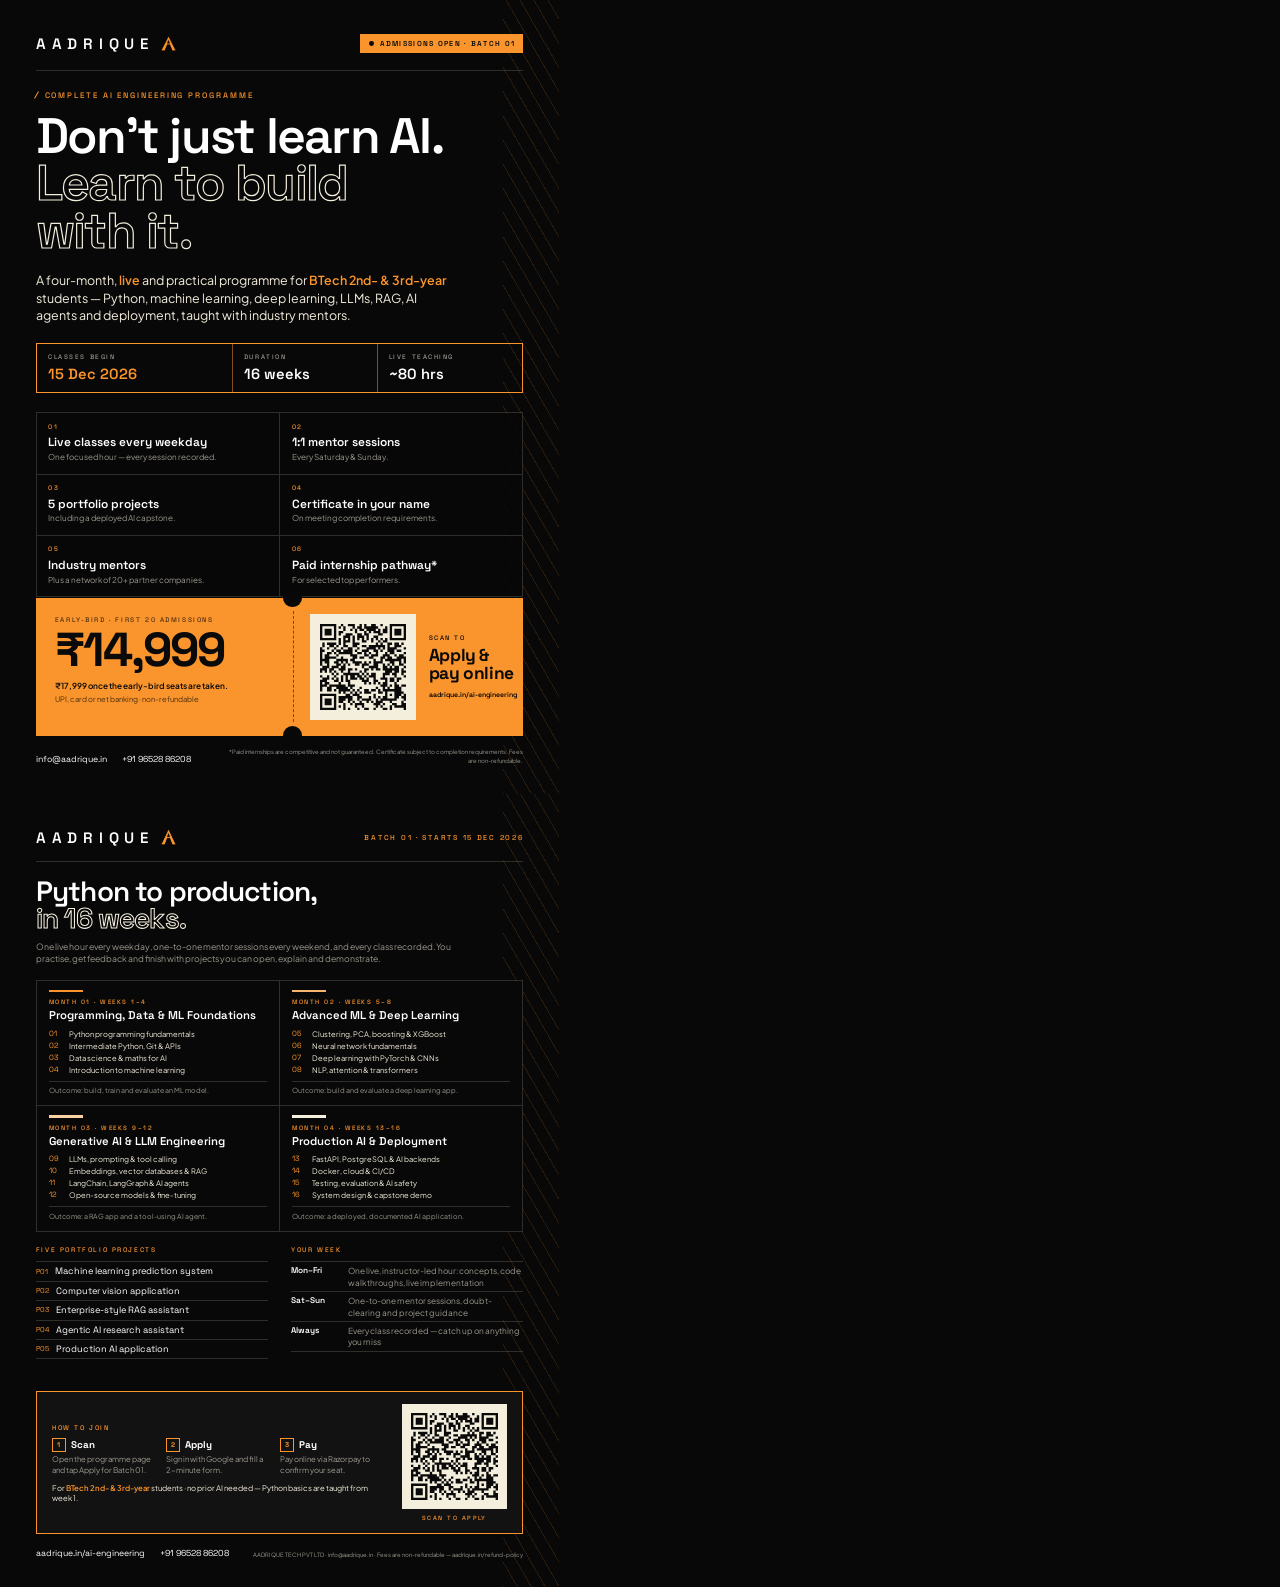
<file: marketing/batch-01/flyer.html>
<!doctype html>
<html lang="en">
<head>
<meta charset="utf-8" />
<title>AADRIQUE — Complete AI Engineering Programme — Flyer (A5, double-sided)</title>
<link rel="stylesheet" href="brand.css" />
<style>
  @page { size: 148mm 210mm; margin: 0; }
  .page {
    position: relative; width: 148mm; height: 210mm; overflow: hidden;
    background: var(--bg); padding: 9mm 9.5mm 7.5mm;
    display: flex; flex-direction: column;
    page-break-after: always; break-after: page;
  }
  .hatch-band { position: absolute; right: 0; top: 0; width: 15mm; height: 100%; opacity: 0.3; --hatch: rgba(250, 148, 44, 0.45); }

  .top { position: relative; display: flex; justify-content: space-between; align-items: center; }
  .top .wordmark { font-size: 4mm; }
  .top .pill { font-size: 1.9mm; padding: 1.3mm 2.2mm; letter-spacing: 0.18em; }
  .rule { position: relative; height: 0.2mm; background: var(--cream-faint); margin: 4.5mm 0 5mm; }

  /* ── Front ── */
  .kicker { position: relative; font-size: 2.1mm; color: var(--orange); display: flex; gap: 2mm; align-items: center; }
  h1 { position: relative; margin-top: 3.5mm; font-family: "Space Grotesk"; font-weight: 600; font-size: 13.2mm; line-height: 0.95; letter-spacing: -0.035em; color: #fff; }
  h1 .outline { --stroke: 0.32mm; }
  .sub { position: relative; margin-top: 4.5mm; font-size: 3.3mm; line-height: 1.4; max-width: 112mm; }
  .sub b { color: var(--orange); font-weight: 600; }

  .facts { position: relative; margin-top: 5mm; display: grid; grid-template-columns: 1.35fr 1fr 1fr; border: 0.25mm solid var(--orange); }
  .facts > div { padding: 2.4mm 3mm; border-right: 0.25mm solid rgba(250, 148, 44, 0.5); }
  .facts > div:last-child { border-right: 0; }
  .facts .k { font-size: 1.7mm; color: var(--cream-dim); }
  .facts .v { margin-top: 0.8mm; font-family: "Space Grotesk"; font-weight: 600; font-size: 3.9mm; color: #fff; }
  .facts .v.o { color: var(--orange); }

  .feat { position: relative; margin-top: 5mm; display: grid; grid-template-columns: 1fr 1fr; border-top: 0.2mm solid var(--cream-faint); border-left: 0.2mm solid var(--cream-faint); }
  .feat > div { padding: 2.5mm 3mm 2.7mm; border-right: 0.2mm solid var(--cream-faint); border-bottom: 0.2mm solid var(--cream-faint); background: rgba(8, 8, 8, 0.86); }
  .feat .n { font-size: 1.7mm; color: var(--orange); }
  .feat .h { margin-top: 1.2mm; font-family: "Space Grotesk"; font-weight: 600; font-size: 3.15mm; line-height: 1.15; color: #fff; }
  .feat .d { margin-top: 0.8mm; font-size: 2.15mm; line-height: 1.4; color: var(--cream-dim); }

  .ticket { position: relative; margin-top: auto; display: grid; grid-template-columns: 1fr 0 61mm; background: var(--orange); color: var(--ink); }
  .ticket .notch { position: absolute; width: 5mm; height: 5mm; border-radius: 50%; background: var(--bg); left: calc(100% - 61mm - 2.5mm); }
  .ticket .notch.a { top: -2.5mm; } .ticket .notch.b { bottom: -2.5mm; }
  .ticket .perf { border-left: 0.35mm dashed rgba(10, 10, 10, 0.55); margin: 3.5mm 0; }
  .fee { padding: 4.6mm 5mm; display: flex; flex-direction: column; }
  .fee .k { font-size: 1.75mm; color: rgba(10, 10, 10, 0.7); }
  .fee .price { margin-top: 1.2mm; font-family: "Space Grotesk"; font-weight: 700; font-size: 12.6mm; line-height: 0.9; letter-spacing: -0.04em; }
  .fee .note { margin-top: 2.2mm; font-size: 2.2mm; font-weight: 600; line-height: 1.35; }
  .fee .reg { margin-top: 0.8mm; font-size: 2mm; line-height: 1.35; color: rgba(10, 10, 10, 0.72); }
  .scan { padding: 4.2mm 4.5mm; display: flex; gap: 3.4mm; align-items: center; }
  /* padding ≥ 4 QR modules (quiet zone) */
  .scan .qr-card { width: 28mm; height: 28mm; padding: 2.6mm; flex: none; }
  .scan .k { font-size: 1.7mm; }
  .scan .h { margin-top: 1.2mm; font-family: "Space Grotesk"; font-weight: 700; font-size: 4.6mm; line-height: 1.02; letter-spacing: -0.02em; }
  .scan .url { margin-top: 2mm; font-family: "Space Grotesk"; font-weight: 600; font-size: 1.85mm; white-space: nowrap; }

  .foot { position: relative; margin-top: 3.4mm; display: flex; justify-content: space-between; align-items: flex-end; gap: 6mm; }
  .foot .contact { font-family: "Space Grotesk"; font-size: 2.3mm; color: #fff; display: flex; gap: 4mm; white-space: nowrap; }
  .foot .fine { font-size: 1.55mm; line-height: 1.45; color: var(--cream-dim); text-align: right; max-width: 78mm; }

  /* ── Back ── */
  .back .rule { margin: 3.8mm 0 4.2mm; }
  .back h2 { position: relative; font-family: "Space Grotesk"; font-weight: 600; font-size: 7.4mm; line-height: 0.98; letter-spacing: -0.03em; color: #fff; }
  .back h2 .outline { --stroke: 0.28mm; }
  .back .lead { position: relative; margin-top: 2.2mm; font-size: 2.3mm; line-height: 1.45; color: var(--cream-dim); max-width: 118mm; }

  .months { position: relative; margin-top: 3.6mm; display: grid; grid-template-columns: 1fr 1fr; gap: 0; border-top: 0.2mm solid var(--cream-faint); border-left: 0.2mm solid var(--cream-faint); }
  .month { padding: 2.4mm 3.2mm 2.5mm; border-right: 0.2mm solid var(--cream-faint); border-bottom: 0.2mm solid var(--cream-faint); background: rgba(8, 8, 8, 0.88); }
  .month .bar { height: 0.7mm; width: 9mm; background: var(--orange); margin-bottom: 1.6mm; }
  .month:nth-child(2) .bar { background: #f6b46c; } .month:nth-child(3) .bar { background: #fbd2a5; } .month:nth-child(4) .bar { background: var(--cream); }
  .month .n { font-size: 1.65mm; color: var(--orange); }
  .month .t { margin-top: 0.8mm; font-family: "Space Grotesk"; font-weight: 600; font-size: 3mm; line-height: 1.15; color: #fff; }
  .month ol { margin-top: 1.4mm; list-style: none; }
  .month li { display: flex; gap: 1.6mm; font-size: 2mm; line-height: 1.35; color: var(--cream); padding: 0.25mm 0; }
  .month li span { font-family: "Space Grotesk"; color: var(--orange); min-width: 3.6mm; }
  .month .out { margin-top: 1.2mm; padding-top: 1.2mm; border-top: 0.2mm solid var(--cream-faint); font-size: 1.85mm; line-height: 1.4; color: var(--cream-dim); }

  .row2 { position: relative; margin-top: 3.6mm; display: grid; grid-template-columns: 1fr 1fr; gap: 6mm; }
  .sec-label { font-size: 1.75mm; color: var(--orange); }
  .projects { margin-top: 1.8mm; list-style: none; border-top: 0.2mm solid var(--cream-faint); }
  .projects li { display: flex; gap: 2mm; padding: 0.85mm 0; border-bottom: 0.2mm solid var(--cream-faint); font-family: "Space Grotesk"; font-size: 2.45mm; color: #fff; }
  .projects li span { color: var(--orange); font-size: 1.9mm; padding-top: 0.3mm; }
  .rhythm { margin-top: 1.8mm; border-top: 0.2mm solid var(--cream-faint); }
  .rhythm div { display: grid; grid-template-columns: 13mm 1fr; gap: 2mm; padding: 0.85mm 0; border-bottom: 0.2mm solid var(--cream-faint); font-size: 2.2mm; line-height: 1.35; }
  .rhythm b { font-family: "Space Grotesk"; font-weight: 600; color: #fff; }
  .rhythm span { color: var(--cream-dim); }

  .join { position: relative; margin-top: auto; display: grid; grid-template-columns: 1fr 28mm; gap: 5mm; align-items: center; background: #121212; border: 0.25mm solid var(--orange); padding: 3mm 4mm; }
  .steps { display: grid; grid-template-columns: repeat(3, 1fr); gap: 3mm; margin-top: 1.8mm; }
  .steps div { font-size: 2.05mm; line-height: 1.4; color: var(--cream-dim); }
  .steps b { display: flex; align-items: center; gap: 1.4mm; font-family: "Space Grotesk"; font-size: 2.6mm; color: #fff; margin-bottom: 0.6mm; }
  .steps b i { font-style: normal; display: inline-grid; place-items: center; width: 3.6mm; height: 3.6mm; border: 0.2mm solid var(--orange); color: var(--orange); font-size: 1.8mm; }
  .join .who { margin-top: 1.8mm; font-size: 2.05mm; color: var(--cream); }
  .join .who b { color: var(--orange); font-weight: 600; }
  .join .qr-card { width: 28mm; height: 28mm; padding: 2.6mm; }
  .join .qr-cap { margin-top: 1.2mm; font-size: 1.6mm; text-align: center; color: var(--orange); }
</style>
</head>
<body>

<!-- ═════════════ FRONT ═════════════ -->
<div class="page">
  <div class="hatch hatch-band"></div>
  <div class="top">
    <div class="wordmark">AADRIQUE <img src="monogram.webp" alt="" /></div>
    <div class="pill"><span class="dot"></span>Admissions open · Batch 01</div>
  </div>
  <div class="rule"></div>

  <div class="kicker label"><span class="tick"></span>Complete AI Engineering Programme</div>
  <h1>Don't just learn AI.<br/><span class="outline">Learn to build</span><br/><span class="outline">with it.</span></h1>
  <p class="sub">A four-month, <b>live</b> and practical programme for <b>BTech 2nd- &amp; 3rd-year</b> students — Python, machine learning, deep learning, LLMs, RAG, AI agents and deployment, taught with industry mentors.</p>

  <div class="facts">
    <div><p class="k label">Classes begin</p><p class="v o">15 Dec 2026</p></div>
    <div><p class="k label">Duration</p><p class="v">16 weeks</p></div>
    <div><p class="k label">Live teaching</p><p class="v">~80 hrs</p></div>
  </div>

  <div class="feat">
    <div><p class="n label">01</p><p class="h">Live classes every weekday</p><p class="d">One focused hour — every session recorded.</p></div>
    <div><p class="n label">02</p><p class="h">1:1 mentor sessions</p><p class="d">Every Saturday &amp; Sunday.</p></div>
    <div><p class="n label">03</p><p class="h">5 portfolio projects</p><p class="d">Including a deployed AI capstone.</p></div>
    <div><p class="n label">04</p><p class="h">Certificate in your name</p><p class="d">On meeting completion requirements.</p></div>
    <div><p class="n label">05</p><p class="h">Industry mentors</p><p class="d">Plus a network of 20+ partner companies.</p></div>
    <div><p class="n label">06</p><p class="h">Paid internship pathway*</p><p class="d">For selected top performers.</p></div>
  </div>

  <div class="ticket">
    <span class="notch a"></span><span class="notch b"></span>
    <div class="fee">
      <p class="k label">Early-bird · first 20 admissions</p>
      <p class="price">₹14,999</p>
      <p class="note">₹17,999 once the early-bird seats are taken.</p>
      <p class="reg">UPI, card or net banking · non-refundable</p>
    </div>
    <div class="perf"></div>
    <div class="scan">
      <div class="qr-card"><img src="qr-flyer.svg" alt="QR code to aadrique.in/ai-engineering" style="width:100%;height:100%;display:block" /></div>
      <div>
        <p class="k label">Scan to</p>
        <p class="h">Apply &amp; pay online</p>
        <p class="url">aadrique.in/ai-engineering</p>
      </div>
    </div>
  </div>

  <div class="foot">
    <div class="contact"><span>info@aadrique.in</span><span>+91 96528 86208</span></div>
    <p class="fine">*Paid internships are competitive and not guaranteed. Certificate subject to completion requirements. Fees are non-refundable.</p>
  </div>
</div>

<!-- ═════════════ BACK ═════════════ -->
<div class="page back">
  <div class="hatch hatch-band"></div>
  <div class="top">
    <div class="wordmark">AADRIQUE <img src="monogram.webp" alt="" /></div>
    <div class="label" style="font-size:1.9mm;color:var(--orange)">Batch 01 · starts 15 Dec 2026</div>
  </div>
  <div class="rule"></div>

  <h2>Python to production,<br/><span class="outline">in 16 weeks.</span></h2>
  <p class="lead">One live hour every weekday, one-to-one mentor sessions every weekend, and every class recorded. You practise, get feedback and finish with projects you can open, explain and demonstrate.</p>

  <div class="months">
    <div class="month">
      <div class="bar"></div><p class="n label">Month 01 · Weeks 1–4</p>
      <p class="t">Programming, Data &amp; ML Foundations</p>
      <ol>
        <li><span>01</span>Python programming fundamentals</li>
        <li><span>02</span>Intermediate Python, Git &amp; APIs</li>
        <li><span>03</span>Data science &amp; maths for AI</li>
        <li><span>04</span>Introduction to machine learning</li>
      </ol>
      <p class="out">Outcome: build, train and evaluate an ML model.</p>
    </div>
    <div class="month">
      <div class="bar"></div><p class="n label">Month 02 · Weeks 5–8</p>
      <p class="t">Advanced ML &amp; Deep Learning</p>
      <ol>
        <li><span>05</span>Clustering, PCA, boosting &amp; XGBoost</li>
        <li><span>06</span>Neural network fundamentals</li>
        <li><span>07</span>Deep learning with PyTorch &amp; CNNs</li>
        <li><span>08</span>NLP, attention &amp; transformers</li>
      </ol>
      <p class="out">Outcome: build and evaluate a deep learning app.</p>
    </div>
    <div class="month">
      <div class="bar"></div><p class="n label">Month 03 · Weeks 9–12</p>
      <p class="t">Generative AI &amp; LLM Engineering</p>
      <ol>
        <li><span>09</span>LLMs, prompting &amp; tool calling</li>
        <li><span>10</span>Embeddings, vector databases &amp; RAG</li>
        <li><span>11</span>LangChain, LangGraph &amp; AI agents</li>
        <li><span>12</span>Open-source models &amp; fine-tuning</li>
      </ol>
      <p class="out">Outcome: a RAG app and a tool-using AI agent.</p>
    </div>
    <div class="month">
      <div class="bar"></div><p class="n label">Month 04 · Weeks 13–16</p>
      <p class="t">Production AI &amp; Deployment</p>
      <ol>
        <li><span>13</span>FastAPI, PostgreSQL &amp; AI backends</li>
        <li><span>14</span>Docker, cloud &amp; CI/CD</li>
        <li><span>15</span>Testing, evaluation &amp; AI safety</li>
        <li><span>16</span>System design &amp; capstone demo</li>
      </ol>
      <p class="out">Outcome: a deployed, documented AI application.</p>
    </div>
  </div>

  <div class="row2">
    <div>
      <p class="sec-label label">Five portfolio projects</p>
      <ol class="projects">
        <li><span>P01</span>Machine learning prediction system</li>
        <li><span>P02</span>Computer vision application</li>
        <li><span>P03</span>Enterprise-style RAG assistant</li>
        <li><span>P04</span>Agentic AI research assistant</li>
        <li><span>P05</span>Production AI application</li>
      </ol>
    </div>
    <div>
      <p class="sec-label label">Your week</p>
      <div class="rhythm">
        <div><b>Mon–Fri</b><span>One live, instructor-led hour: concepts, code walkthroughs, live implementation</span></div>
        <div><b>Sat–Sun</b><span>One-to-one mentor sessions, doubt-clearing and project guidance</span></div>
        <div><b>Always</b><span>Every class recorded — catch up on anything you miss</span></div>
      </div>
    </div>
  </div>

  <div class="join">
    <div>
      <p class="sec-label label">How to join</p>
      <div class="steps">
        <div><b><i>1</i>Scan</b>Open the programme page and tap Apply for Batch 01.</div>
        <div><b><i>2</i>Apply</b>Sign in with Google and fill a 2-minute form.</div>
        <div><b><i>3</i>Pay</b>Pay online via Razorpay to confirm your seat.</div>
      </div>
      <p class="who">For <b>BTech 2nd- &amp; 3rd-year</b> students · no prior AI needed — Python basics are taught from week 1.</p>
    </div>
    <div>
      <div class="qr-card"><img src="qr-flyer.svg" alt="QR code to aadrique.in/ai-engineering" style="width:100%;height:100%;display:block" /></div>
      <p class="qr-cap label">Scan to apply</p>
    </div>
  </div>

  <div class="foot">
    <div class="contact"><span>aadrique.in/ai-engineering</span><span>+91 96528 86208</span></div>
    <p class="fine">AADRIQUE TECH PVT LTD · info@aadrique.in · Fees are non-refundable — aadrique.in/refund-policy</p>
  </div>
</div>

</body>
</html>
</file>
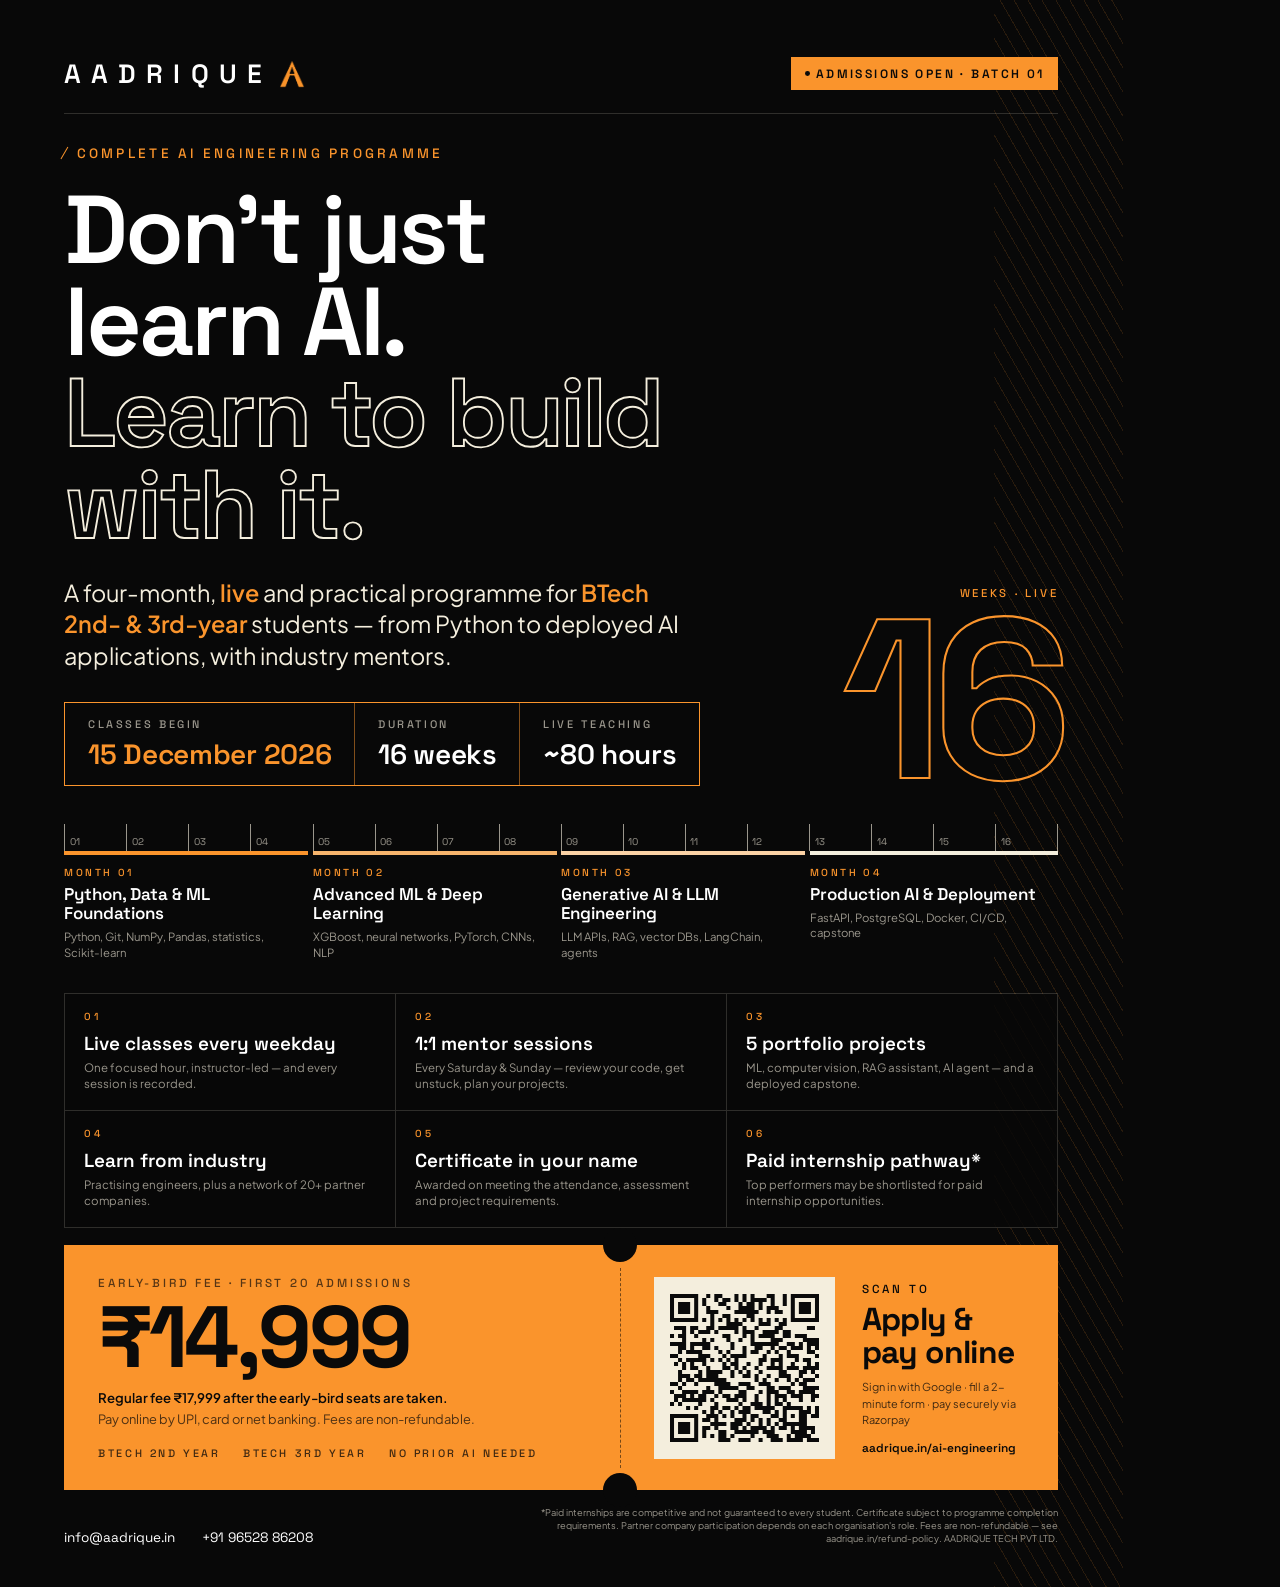
<file: marketing/batch-01/poster.html>
<!doctype html>
<html lang="en">
<head>
<meta charset="utf-8" />
<title>AADRIQUE — Complete AI Engineering Programme — Poster (A3)</title>
<link rel="stylesheet" href="brand.css" />
<style>
  @page { size: 297mm 420mm; margin: 0; }
  .page {
    position: relative; width: 297mm; height: 420mm; overflow: hidden;
    background: var(--bg); padding: 15mm 17mm 11mm;
    display: flex; flex-direction: column;
  }

  /* Big outlined 16 bleeding off the right edge — the programme's length. */
  /* "16 weeks" as a stat in the open space right of the intro. */
  .sixteen {
    position: absolute; right: 17mm; top: 162mm; text-align: right;
    font-family: "Space Grotesk"; font-weight: 700; font-size: 60mm; line-height: 0.78; letter-spacing: -0.06em;
    color: transparent; -webkit-text-stroke: 0.55mm var(--orange);
  }
  .sixteen-label { position: absolute; right: 17mm; top: 155mm; font-size: 3mm; color: var(--orange); }
  .hatch-band { position: absolute; right: 0; top: 0; width: 34mm; height: 100%; opacity: 0.32; }

  .top { position: relative; display: flex; justify-content: space-between; align-items: center; }
  .top .wordmark { font-size: 7mm; }
  .top .pill { font-size: 3.2mm; padding: 2.2mm 3.6mm; }
  .rule { height: 0.25mm; background: var(--cream-faint); margin: 6mm 0 8mm; position: relative; }

  .kicker { position: relative; font-size: 3.6mm; color: var(--orange); display: flex; gap: 3mm; align-items: center; }
  h1 {
    position: relative; margin-top: 6mm;
    font-family: "Space Grotesk"; font-weight: 600; letter-spacing: -0.035em;
    font-size: 25.5mm; line-height: 0.95; color: #fff;
  }
  h1 .outline { --stroke: 0.5mm; }
  .sub { position: relative; margin-top: 7mm; max-width: 170mm; font-size: 6.2mm; line-height: 1.35; color: var(--cream); }
  .sub b { color: var(--orange); font-weight: 600; }

  .start { position: relative; margin-top: 8mm; display: flex; align-items: stretch; gap: 0; width: fit-content; border: 0.3mm solid var(--orange); }
  .start > div { padding: 3.6mm 6mm; }
  .start .k { font-size: 2.9mm; color: var(--cream-dim); }
  .start .v { margin-top: 1.4mm; font-family: "Space Grotesk"; font-weight: 600; font-size: 7.4mm; color: #fff; letter-spacing: -0.01em; }
  .start .v.o { color: var(--orange); }
  .start .sep { width: 0.3mm; padding: 0; background: rgba(250, 148, 44, 0.5); }

  /* 16-week ruler */
  .ruler { position: relative; margin-top: 10mm; }
  .ruler .ticks { display: grid; grid-template-columns: repeat(16, 1fr); border-left: 0.3mm solid var(--cream-dim); }
  .ruler .t { position: relative; height: 7mm; border-right: 0.3mm solid var(--cream-dim); }
  .ruler .t span { position: absolute; left: 1.2mm; bottom: 0.6mm; font-family: "Space Grotesk"; font-size: 2.6mm; color: var(--cream-dim); }
  .ruler .base { height: 0.3mm; background: var(--cream-dim); }
  .ruler .months { display: grid; grid-template-columns: repeat(4, 1fr); margin-top: 0; }
  .ruler .m { padding: 3mm 3mm 0 0; border-top: 1.2mm solid var(--orange); margin-right: 1.2mm; }
  .ruler .m:nth-child(2) { border-color: #f6b46c; }
  .ruler .m:nth-child(3) { border-color: #fbd2a5; }
  .ruler .m:nth-child(4) { border-color: var(--cream); margin-right: 0; }
  .ruler .m .n { font-size: 2.7mm; color: var(--orange); }
  .ruler .m .h { margin-top: 1.5mm; font-family: "Space Grotesk"; font-weight: 600; font-size: 4.5mm; line-height: 1.15; color: #fff; }
  .ruler .m .d { margin-top: 1.4mm; font-size: 3mm; line-height: 1.4; color: var(--cream-dim); }

  /* features */
  .features { position: relative; margin-top: 8.5mm; display: grid; grid-template-columns: repeat(3, 1fr); border-top: 0.25mm solid var(--cream-faint); border-left: 0.25mm solid var(--cream-faint); }
  .f { padding: 4.2mm 5mm 4.6mm; border-right: 0.25mm solid var(--cream-faint); border-bottom: 0.25mm solid var(--cream-faint); background: rgba(8, 8, 8, 0.86); }
  .f .n { font-size: 2.7mm; color: var(--orange); }
  .f .h { margin-top: 2.6mm; font-family: "Space Grotesk"; font-weight: 600; font-size: 5mm; line-height: 1.12; color: #fff; }
  .f .d { margin-top: 1.6mm; font-size: 3.05mm; line-height: 1.42; color: var(--cream-dim); }

  /* ticket */
  .ticket {
    position: relative; margin-top: auto;
    display: grid; grid-template-columns: 1fr 0 116mm;
    background: var(--orange); color: var(--ink);
  }
  .ticket .notch { position: absolute; width: 9mm; height: 9mm; border-radius: 50%; background: var(--bg); left: calc(100% - 116mm - 4.5mm); }
  .ticket .notch.a { top: -4.5mm; } .ticket .notch.b { bottom: -4.5mm; }
  .ticket .perf { border-left: 0.5mm dashed rgba(10, 10, 10, 0.55); margin: 6mm 0; }
  .fee { padding: 8mm 9mm; display: flex; flex-direction: column; }
  .fee .k { font-size: 3.1mm; color: rgba(10, 10, 10, 0.68); }
  .fee .price { margin-top: 2mm; font-family: "Space Grotesk"; font-weight: 700; font-size: 23mm; line-height: 0.9; letter-spacing: -0.04em; }
  .fee .note { margin-top: 3.4mm; font-size: 3.5mm; font-weight: 600; }
  .fee .reg { margin-top: 1.4mm; font-size: 3.4mm; color: rgba(10, 10, 10, 0.72); }
  .fee .audience { margin-top: auto; padding-top: 5mm; display: flex; gap: 6mm; font-size: 2.85mm; color: rgba(10, 10, 10, 0.78); }
  .scan { padding: 8mm 9mm; display: flex; gap: 7mm; align-items: center; }
  /* padding ≥ 4 QR modules (quiet zone) */
  .scan .qr-card { width: 48mm; height: 48mm; padding: 4.4mm; flex: none; }
  .scan .k { font-size: 3.1mm; }
  .scan .h { margin-top: 2mm; font-family: "Space Grotesk"; font-weight: 700; font-size: 8.4mm; line-height: 1.02; letter-spacing: -0.02em; }
  .scan .steps { margin-top: 3mm; font-size: 2.9mm; line-height: 1.5; color: rgba(10, 10, 10, 0.78); }
  .scan .url { margin-top: 3mm; font-family: "Space Grotesk"; font-weight: 600; font-size: 3.15mm; white-space: nowrap; }

  .foot { position: relative; margin-top: 4mm; display: flex; justify-content: space-between; align-items: flex-end; gap: 10mm; }
  .foot .contact { font-family: "Space Grotesk"; font-size: 3.6mm; color: #fff; display: flex; gap: 7mm; }
  .foot .fine { max-width: 150mm; font-size: 2.45mm; line-height: 1.45; color: var(--cream-dim); text-align: right; }
</style>
</head>
<body>
<div class="page">
  <div class="hatch hatch-band"></div>
  <div class="sixteen">16</div>
  <div class="sixteen-label label">Weeks · live</div>

  <div class="top">
    <div class="wordmark">AADRIQUE <img src="monogram.webp" alt="" /></div>
    <div class="pill"><span class="dot"></span>Admissions open · Batch 01</div>
  </div>
  <div class="rule"></div>

  <div class="kicker label"><span class="tick"></span>Complete AI Engineering Programme</div>
  <h1>Don't just<br/>learn AI.<br/><span class="outline">Learn to build</span><br/><span class="outline">with it.</span></h1>
  <p class="sub">A four-month, <b>live</b> and practical programme for <b>BTech 2nd- &amp; 3rd-year</b> students — from Python to deployed AI applications, with industry mentors.</p>

  <div class="start">
    <div><p class="k label">Classes begin</p><p class="v o">15 December 2026</p></div>
    <div class="sep"></div>
    <div><p class="k label">Duration</p><p class="v">16 weeks</p></div>
    <div class="sep"></div>
    <div><p class="k label">Live teaching</p><p class="v">~80 hours</p></div>
  </div>

  <div class="ruler">
    <div class="ticks">
      <div class="t"><span>01</span></div><div class="t"><span>02</span></div><div class="t"><span>03</span></div><div class="t"><span>04</span></div>
      <div class="t"><span>05</span></div><div class="t"><span>06</span></div><div class="t"><span>07</span></div><div class="t"><span>08</span></div>
      <div class="t"><span>09</span></div><div class="t"><span>10</span></div><div class="t"><span>11</span></div><div class="t"><span>12</span></div>
      <div class="t"><span>13</span></div><div class="t"><span>14</span></div><div class="t"><span>15</span></div><div class="t"><span>16</span></div>
    </div>
    <div class="months">
      <div class="m"><p class="n label">Month 01</p><p class="h">Python, Data &amp; ML Foundations</p><p class="d">Python, Git, NumPy, Pandas, statistics, Scikit-learn</p></div>
      <div class="m"><p class="n label">Month 02</p><p class="h">Advanced ML &amp; Deep Learning</p><p class="d">XGBoost, neural networks, PyTorch, CNNs, NLP</p></div>
      <div class="m"><p class="n label">Month 03</p><p class="h">Generative AI &amp; LLM Engineering</p><p class="d">LLM APIs, RAG, vector DBs, LangChain, agents</p></div>
      <div class="m"><p class="n label">Month 04</p><p class="h">Production AI &amp; Deployment</p><p class="d">FastAPI, PostgreSQL, Docker, CI/CD, capstone</p></div>
    </div>
  </div>

  <div class="features">
    <div class="f"><p class="n label">01</p><p class="h">Live classes every weekday</p><p class="d">One focused hour, instructor-led — and every session is recorded.</p></div>
    <div class="f"><p class="n label">02</p><p class="h">1:1 mentor sessions</p><p class="d">Every Saturday &amp; Sunday — review your code, get unstuck, plan your projects.</p></div>
    <div class="f"><p class="n label">03</p><p class="h">5 portfolio projects</p><p class="d">ML, computer vision, RAG assistant, AI agent — and a deployed capstone.</p></div>
    <div class="f"><p class="n label">04</p><p class="h">Learn from industry</p><p class="d">Practising engineers, plus a network of 20+ partner companies.</p></div>
    <div class="f"><p class="n label">05</p><p class="h">Certificate in your name</p><p class="d">Awarded on meeting the attendance, assessment and project requirements.</p></div>
    <div class="f"><p class="n label">06</p><p class="h">Paid internship pathway*</p><p class="d">Top performers may be shortlisted for paid internship opportunities.</p></div>
  </div>

  <div class="ticket">
    <span class="notch a"></span><span class="notch b"></span>
    <div class="fee">
      <p class="k label">Early-bird fee · first 20 admissions</p>
      <p class="price">₹14,999</p>
      <p class="note">Regular fee ₹17,999 after the early-bird seats are taken.</p>
      <p class="reg">Pay online by UPI, card or net banking. Fees are non-refundable.</p>
      <div class="audience label"><span>BTech 2nd year</span><span>BTech 3rd year</span><span>No prior AI needed</span></div>
    </div>
    <div class="perf"></div>
    <div class="scan">
      <div class="qr-card"><img src="qr-poster.svg" alt="QR code to aadrique.in/ai-engineering" style="width:100%;height:100%;display:block" /></div>
      <div>
        <p class="k label">Scan to</p>
        <p class="h">Apply &amp; pay online</p>
        <p class="steps">Sign in with Google · fill a 2-minute form · pay securely via Razorpay</p>
        <p class="url">aadrique.in/ai-engineering</p>
      </div>
    </div>
  </div>

  <div class="foot">
    <div class="contact"><span>info@aadrique.in</span><span>+91 96528 86208</span></div>
    <p class="fine">*Paid internships are competitive and not guaranteed to every student. Certificate subject to programme completion requirements. Partner company participation depends on each organisation's role. Fees are non-refundable — see aadrique.in/refund-policy. AADRIQUE TECH PVT LTD.</p>
  </div>
</div>
</body>
</html>
</file>
<file: marketing/batch-01/brand.css>
/* AADRIQUE print brand — shared by the poster and flyer. */
@import url("https://fonts.googleapis.com/css2?family=Space+Grotesk:wght@400;500;600;700&family=Plus+Jakarta+Sans:wght@400;500;600;700&display=swap");

:root {
  --ink: #0a0a0a;
  --bg: #080808;
  --cream: #f4eedd;
  --cream-dim: rgba(244, 238, 221, 0.62);
  --cream-faint: rgba(244, 238, 221, 0.16);
  --orange: #fa942c;
  --orange-deep: #e57d12;
}

* { margin: 0; padding: 0; box-sizing: border-box; }
html, body { background: var(--bg); }
body {
  font-family: "Plus Jakarta Sans", sans-serif;
  color: var(--cream);
  -webkit-print-color-adjust: exact;
  print-color-adjust: exact;
}

.grotesk { font-family: "Space Grotesk", sans-serif; }
.label {
  font-family: "Space Grotesk", sans-serif;
  text-transform: uppercase;
  letter-spacing: 0.24em;
  font-weight: 500;
}
.outline { color: transparent; -webkit-text-stroke: var(--stroke, 0.35mm) var(--cream); }
.outline-orange { color: transparent; -webkit-text-stroke: var(--stroke, 0.35mm) var(--orange); }
.orange { color: var(--orange); }
.dim { color: var(--cream-dim); }

.hatch {
  background-image: repeating-linear-gradient(60deg, var(--hatch, rgba(250, 148, 44, 0.42)) 0 0.25mm, transparent 0.25mm 3.2mm);
}
.tick { display: inline-block; width: 0.3mm; height: 1em; background: var(--orange); transform: rotate(30deg); }

.wordmark { display: flex; align-items: center; gap: 2mm; font-family: "Space Grotesk"; font-weight: 600; letter-spacing: 0.38em; color: #fff; }
.wordmark img { height: 1.05em; width: auto; }

.pill {
  display: inline-flex; align-items: center; gap: 1.6mm;
  background: var(--orange); color: var(--ink);
  font-family: "Space Grotesk"; font-weight: 600; text-transform: uppercase; letter-spacing: 0.2em;
}
.pill .dot { width: 1.3mm; height: 1.3mm; border-radius: 50%; background: var(--ink); }

.qr-card { background: var(--cream); display: grid; place-items: center; }
.qr-card svg { display: block; width: 100%; height: 100%; }
</file>
